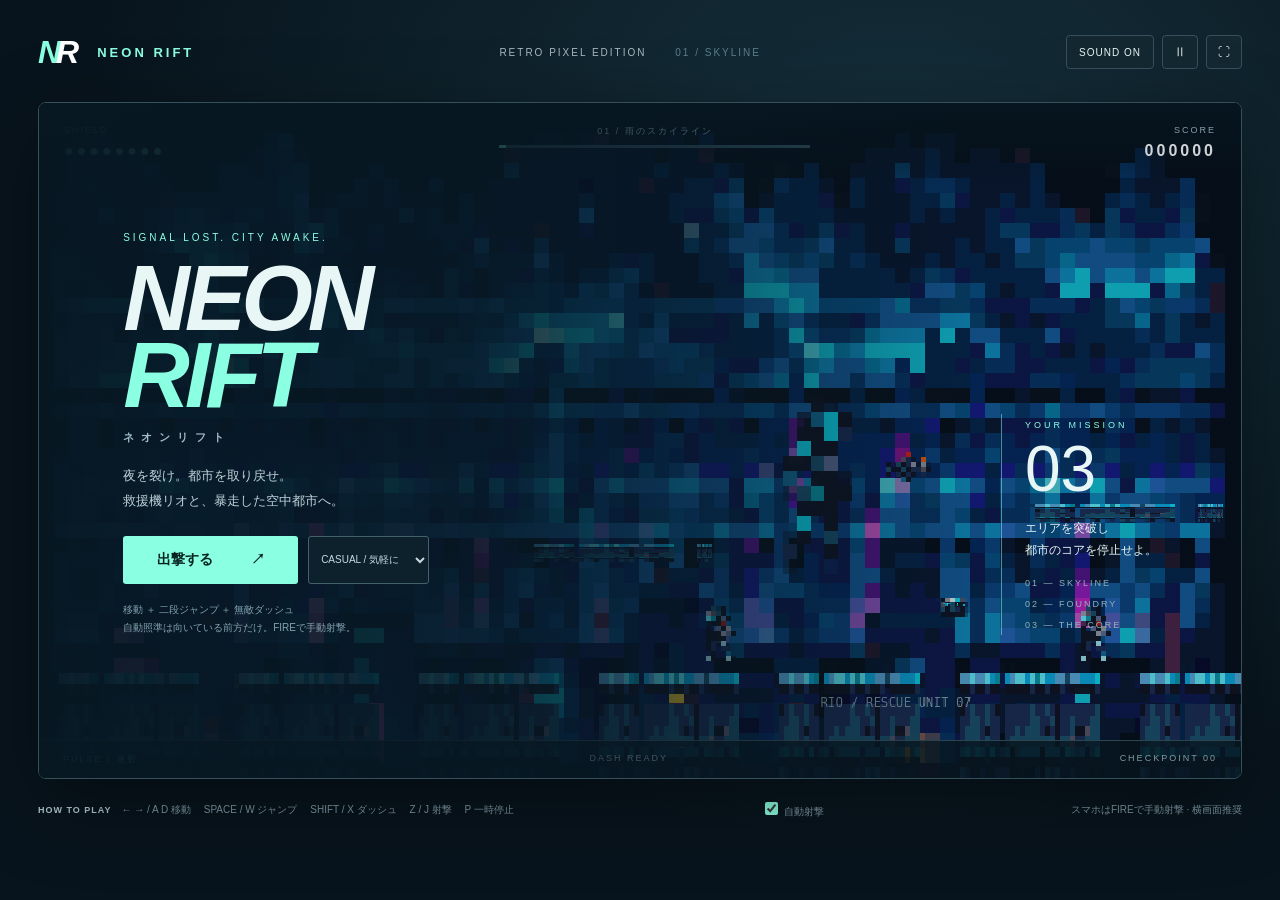
<file: index.html>
<!doctype html>
<html lang="ja"><head><meta charset="utf-8"><meta name="viewport" content="width=device-width,initial-scale=1,viewport-fit=cover"><meta name="theme-color" content="#08141d"><meta name="description" content="NEON RIFT — 浮遊都市を駆け抜けるオリジナル2Dアクション。レトロ16bit風ピクセルアート。PC・スマホ対応。"><title>NEON RIFT | ネオンリフト</title><link rel="stylesheet" href="style.css?v=7"><style>canvas{image-rendering:pixelated;image-rendering:crisp-edges}</style></head>
<body><main id="app"><header><a class="brand" href="./">N<span>R</span><i>NEON RIFT</i></a><div class="edition">RETRO PIXEL EDITION <span id="edition-zone">01 / SKYLINE</span></div><nav><button id="sound" aria-label="効果音を切り替え">SOUND ON</button><button id="pause" aria-label="一時停止">Ⅱ</button><button id="fullscreen" aria-label="全画面">⛶</button></nav></header>
<section id="cabinet"><div class="hud"><div><small>SHIELD</small><strong id="health">● ● ● ● ●</strong></div><div class="hud-center"><small id="stage">01 / 雨のスカイライン</small><div class="progress"><i id="progress"></i></div></div><div class="score"><small>SCORE</small><strong id="score">000000</strong></div></div><canvas id="game" width="960" height="540" aria-label="横スクロールアクションゲームの画面"></canvas><div id="toast" aria-live="polite"></div><div id="bossbar" hidden><span id="bossname">WARDEN</span><div><i id="bosshealth"></i></div></div>
<div id="overlay"><div class="intro"><div class="eyebrow">SIGNAL LOST. CITY AWAKE.</div><h1>NEON<br><em>RIFT</em><span>ネオンリフト</span></h1><p id="description">夜を裂け。都市を取り戻せ。<br>救援機リオと、暴走した空中都市へ。</p><div class="start-row"><button id="start" class="primary">出撃する <span>↗</span></button><select id="difficulty" aria-label="難易度"><option value="casual">CASUAL / 気軽に</option><option value="standard">STANDARD / 挑戦</option></select></div><p class="hint">移動 ＋ 二段ジャンプ ＋ 無敵ダッシュ<br>自動照準は向いている前方だけ。FIREで手動射撃。</p><div id="result"></div></div><div class="mission"><span>YOUR MISSION</span><b>03</b><p>エリアを突破し<br>都市のコアを停止せよ。</p><div>01 — SKYLINE<br>02 — FOUNDRY<br>03 — THE CORE</div></div></div>
<div id="touch"><div class="move"><button data-hold="left" aria-label="左へ移動">◀</button><button data-hold="right" aria-label="右へ移動">▶</button></div><div class="actions"><button id="fire" data-hold="fire" aria-label="射撃">FIRE<span>手動射撃</span></button><button id="dash" aria-label="ダッシュ">DASH<span>無敵回避</span></button><button id="jump" aria-label="ジャンプ">JUMP<span>2段ジャンプ</span></button></div></div><div class="bottom-hud"><span id="weapon">PULSE / 連射</span><span id="dashstate">DASH READY</span><span id="checkpoint">CHECKPOINT 00</span></div></section>
<footer><span><b>HOW TO PLAY</b>　← → / A D 移動　 SPACE / W ジャンプ　 SHIFT / X ダッシュ　 Z / J 射撃　 P 一時停止</span><label><input type="checkbox" id="auto" checked> 自動射撃</label><span class="footnote">スマホはFIREで手動射撃 · 横画面推奨</span></footer></main><script src="game.js?v=7"></script></body></html>
</file>
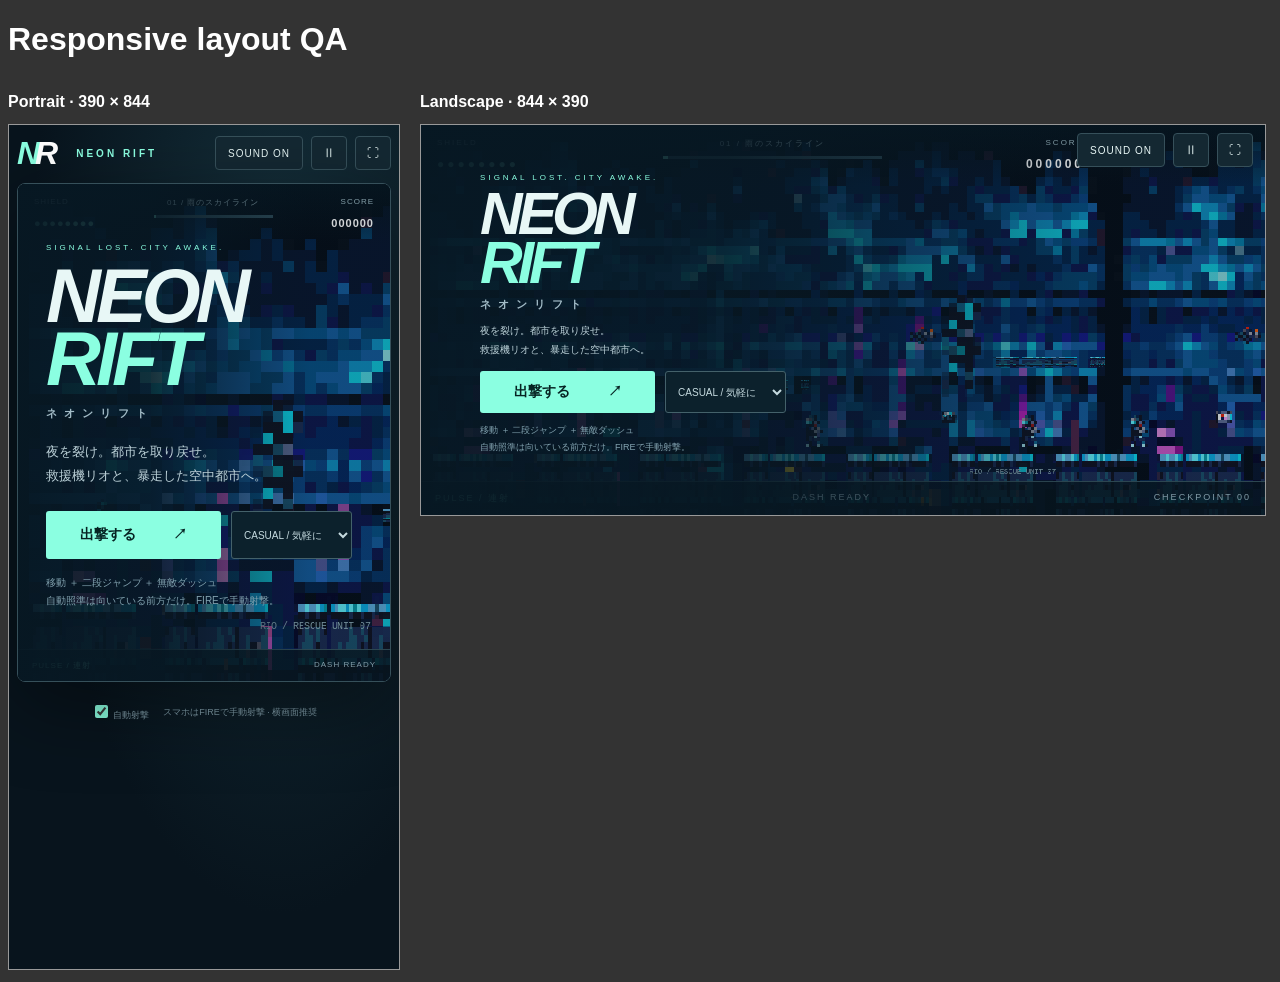
<file: tests/responsive.html>
<!doctype html><html lang="ja"><meta charset="utf-8"><title>NEON RIFT responsive QA</title><style>body{background:#333;color:white;font-family:sans-serif}section{display:flex;gap:20px;align-items:flex-start;flex-wrap:wrap}iframe{border:1px solid #999}h2{font-size:16px}</style><h1>Responsive layout QA</h1><section><div><h2>Portrait · 390 × 844</h2><iframe title="Portrait game" src="../" width="390" height="844"></iframe></div><div><h2>Landscape · 844 × 390</h2><iframe title="Landscape game" src="../" width="844" height="390"></iframe></div></section></html>
</file>
<file: style.css>
:root{color-scheme:dark;--cyan:#8bffe1;--muted:#89a6b2;--bg:#08141d}
*{box-sizing:border-box}body{margin:0;background:radial-gradient(ellipse at 70% 20%,#15303b,var(--bg) 65%);color:#e8f7f6;font-family:Arial,'Noto Sans',sans-serif;min-height:100svh}button,select{font:inherit}button{cursor:pointer;color:inherit;background:#142832;border:1px solid #36505a;touch-action:none}button:hover{border-color:var(--cyan)}button:focus-visible,select:focus-visible{outline:2px solid #fff;outline-offset:4px}
#app{max-width:1450px;margin:auto;padding:26px 38px}header{display:flex;align-items:center;justify-content:space-between;height:52px;margin-bottom:24px}.brand{display:flex;align-items:center;font-weight:900;font-style:italic;font-size:32px;letter-spacing:-5px;color:var(--cyan);text-decoration:none}.brand span{color:#fff}.brand i{font-style:normal;font-size:13px;letter-spacing:3px;margin-left:23px}.edition{font-size:10px;letter-spacing:2px;color:#a6bac0}.edition span{margin-left:24px;color:#5b7e8a}nav{display:flex;gap:8px}nav button{height:34px;min-width:36px;font-size:12px;border-radius:4px}#sound{padding:0 12px;font-size:10px;letter-spacing:1px}
#cabinet{position:relative;border:1px solid #36505a;overflow:hidden;border-radius:8px;background:#0a1824;box-shadow:0 24px 80px #0006;aspect-ratio:16/9}canvas{display:block;width:100%;height:100%;object-fit:fill}
.hud{position:absolute;z-index:2;top:0;left:0;right:0;display:flex;justify-content:space-between;padding:22px 25px;background:linear-gradient(#06151fe6,transparent);pointer-events:none}.hud small{display:block;font-size:9px;letter-spacing:2px;color:#a2bec7;margin-bottom:7px}.hud strong{font-size:16px;letter-spacing:3px;color:var(--cyan)}.hud-center{text-align:center;width:27%}.progress{background:#32505d;height:3px}.progress i{display:block;height:100%;background:var(--cyan);width:0}.score{text-align:right}.score strong{color:white;font-variant-numeric:tabular-nums}
#overlay{position:absolute;inset:0;z-index:5;background:linear-gradient(90deg,#071823f5 0%,#071823db 36%,#07182330 78%);display:flex;align-items:center;justify-content:space-between;padding:5% 7%}.intro{max-width:65%}.eyebrow{color:var(--cyan);font-size:10px;letter-spacing:3px;margin-bottom:18px}h1{font-size:clamp(45px,7.2vw,106px);letter-spacing:-5px;line-height:.83;margin:0;font-weight:900;font-style:italic}h1 em{color:var(--cyan);font-style:inherit}h1 span{display:block;font-size:11px;font-style:normal;letter-spacing:7px;margin-top:19px;color:#a2bbc6}#description{font-size:13px;line-height:1.9;margin:22px 0;color:#bcd1d8}.start-row{display:flex;gap:10px;align-items:stretch}.primary{background:var(--cyan);color:#062322;border:0;padding:15px 23px;min-width:175px;font-weight:bold;font-size:14px;border-radius:3px}.primary span{margin-left:34px}select{background:#0c212c;color:#c5dadf;border:1px solid #44616a;padding:8px;max-width:180px;font-size:10px;border-radius:3px}.hint{font-size:10px;color:#83a3b0;line-height:1.8;margin-top:17px}.mission{align-self:flex-end;margin-bottom:8%;border-left:1px solid #8bffe180;padding-left:23px}.mission>span{font-size:9px;letter-spacing:3px;color:var(--cyan)}.mission b{display:block;font-size:64px;font-weight:300}.mission p{font-size:12px;line-height:1.8}.mission div{font-size:9px;line-height:2.3;color:#90b0ba;letter-spacing:2px}
.bottom-hud{position:absolute;bottom:0;left:0;right:0;display:flex;justify-content:space-between;padding:12px 24px;background:#07151dcc;border-top:1px solid #35515c;font-size:9px;letter-spacing:2px;color:#9db9c5;pointer-events:none}#weapon{color:var(--cyan)}footer{display:flex;align-items:center;justify-content:space-between;gap:14px;font-size:10px;color:#7f9ba7;padding-top:20px;line-height:1.8}footer b{color:#b5cbd3;font-size:9px;letter-spacing:1px}footer label{white-space:nowrap}input{accent-color:var(--cyan)}
#touch{display:none;position:absolute;bottom:42px;left:16px;right:16px;z-index:3;justify-content:space-between;pointer-events:none}#touch button{pointer-events:auto;border:1px solid #9ed9da70;background:#1034429c;backdrop-filter:blur(5px);border-radius:50%;width:66px;height:66px;font-size:20px;user-select:none;-webkit-user-select:none}#touch button:active,#touch button.pressed{background:#8bffe160;border-color:#fff}.move,.actions{display:flex;gap:10px;align-items:flex-end}.actions button{font-size:11px!important;font-weight:bold}.actions span{display:block;font-size:7px;margin-top:4px;font-weight:normal}#touch #jump{width:78px;height:78px;background:#8bffe135}#touch #fire{background:#8bffe120;border-color:#8bffe190}#touch #dash{background:#183846b5}
#toast{position:absolute;top:23%;left:0;right:0;z-index:3;text-align:center;color:#a8ffe9;font-size:16px;font-weight:bold;letter-spacing:2px;pointer-events:none;text-shadow:0 2px 8px #000}#bossbar{position:absolute;z-index:2;top:75px;left:30%;right:30%;text-align:center;font-size:9px;letter-spacing:3px;color:#ff9e82}#bossbar>div{height:5px;background:#49252d;margin-top:8px}#bosshealth{display:block;background:#ff987e;height:100%;width:100%}#result{color:var(--cyan);font-size:12px;margin-top:12px}[hidden]{display:none!important}body.playing #overlay{display:none}body.playing{overscroll-behavior:none}#cabinet{touch-action:none;-webkit-user-select:none;user-select:none}
#app:fullscreen{max-width:none;width:100%;height:100%;padding:0;background:#07131c;display:flex;align-items:center;justify-content:center}#app:fullscreen header,#app:fullscreen footer{display:none}#app:fullscreen #cabinet{width:min(100vw,177.778vh);height:min(100vh,56.25vw)}
@media(pointer:coarse),(max-width:900px){#touch{display:flex}#app{padding:12px}header{margin-bottom:12px;height:36px}.edition{display:none}footer>span:first-child{display:none}footer{justify-content:center}.hud{padding:13px 16px}.hud small{font-size:8px}.hud strong{font-size:12px}.brand i{font-size:10px}.mission{display:none}.intro{max-width:100%}.eyebrow{margin-bottom:12px}h1{font-size:65px}.hint{margin-bottom:0}#overlay{padding:4% 6%}#description{margin:13px 0;font-size:12px}#touch{bottom:36px}.bottom-hud{padding:10px 14px}#bossbar{top:55px}}
@media(max-width:600px) and (orientation:portrait){#app{padding:10px 8px}#cabinet{aspect-ratio:3/4}h1{font-size:76px}.hud-center{width:35%}.hud small{letter-spacing:1px}#overlay{align-items:center;padding:28px}#touch{bottom:43px;left:12px;right:12px}#touch button{width:54px;height:54px}.move,.actions{gap:7px}#touch #jump{width:68px;height:68px}#touch #fire{width:56px;height:56px}.start-row{flex-wrap:wrap}.mission{display:none}.eyebrow{font-size:8px}#checkpoint{display:none}footer{font-size:9px}.footnote{font-size:9px}#description{font-size:13px;margin:22px 0}.hint{margin-top:15px}.hud strong{font-size:11px;letter-spacing:1px}.bottom-hud{font-size:8px;letter-spacing:1px}}
@media(max-height:500px) and (orientation:landscape){#app{padding:0}header,footer{display:none}#cabinet{height:100svh;width:100%;aspect-ratio:auto;border:0;border-radius:0}h1{font-size:59px}.eyebrow{font-size:8px;margin-bottom:8px}h1 span{margin-top:12px}#description{margin:12px 0;font-size:10px}.hint{font-size:9px;margin-top:9px}.primary{padding:12px 20px}#overlay{padding:3% 7%}}
#touch{left:max(16px,env(safe-area-inset-left));right:max(16px,env(safe-area-inset-right));bottom:max(42px,calc(env(safe-area-inset-bottom) + 28px))}
#app:fullscreen header{display:flex;position:absolute;top:8px;right:max(12px,env(safe-area-inset-right));height:34px;z-index:8}#app:fullscreen header .brand,#app:fullscreen header .edition{display:none}
@media(max-height:500px) and (orientation:landscape){header{display:flex;position:absolute;top:8px;right:max(12px,env(safe-area-inset-right));height:34px;z-index:8}header .brand,header .edition{display:none}.hud .score{margin-right:165px}}
#app:fullscreen .hud .score{margin-right:165px}body:not(.playing) #touch{display:none}
</file>
